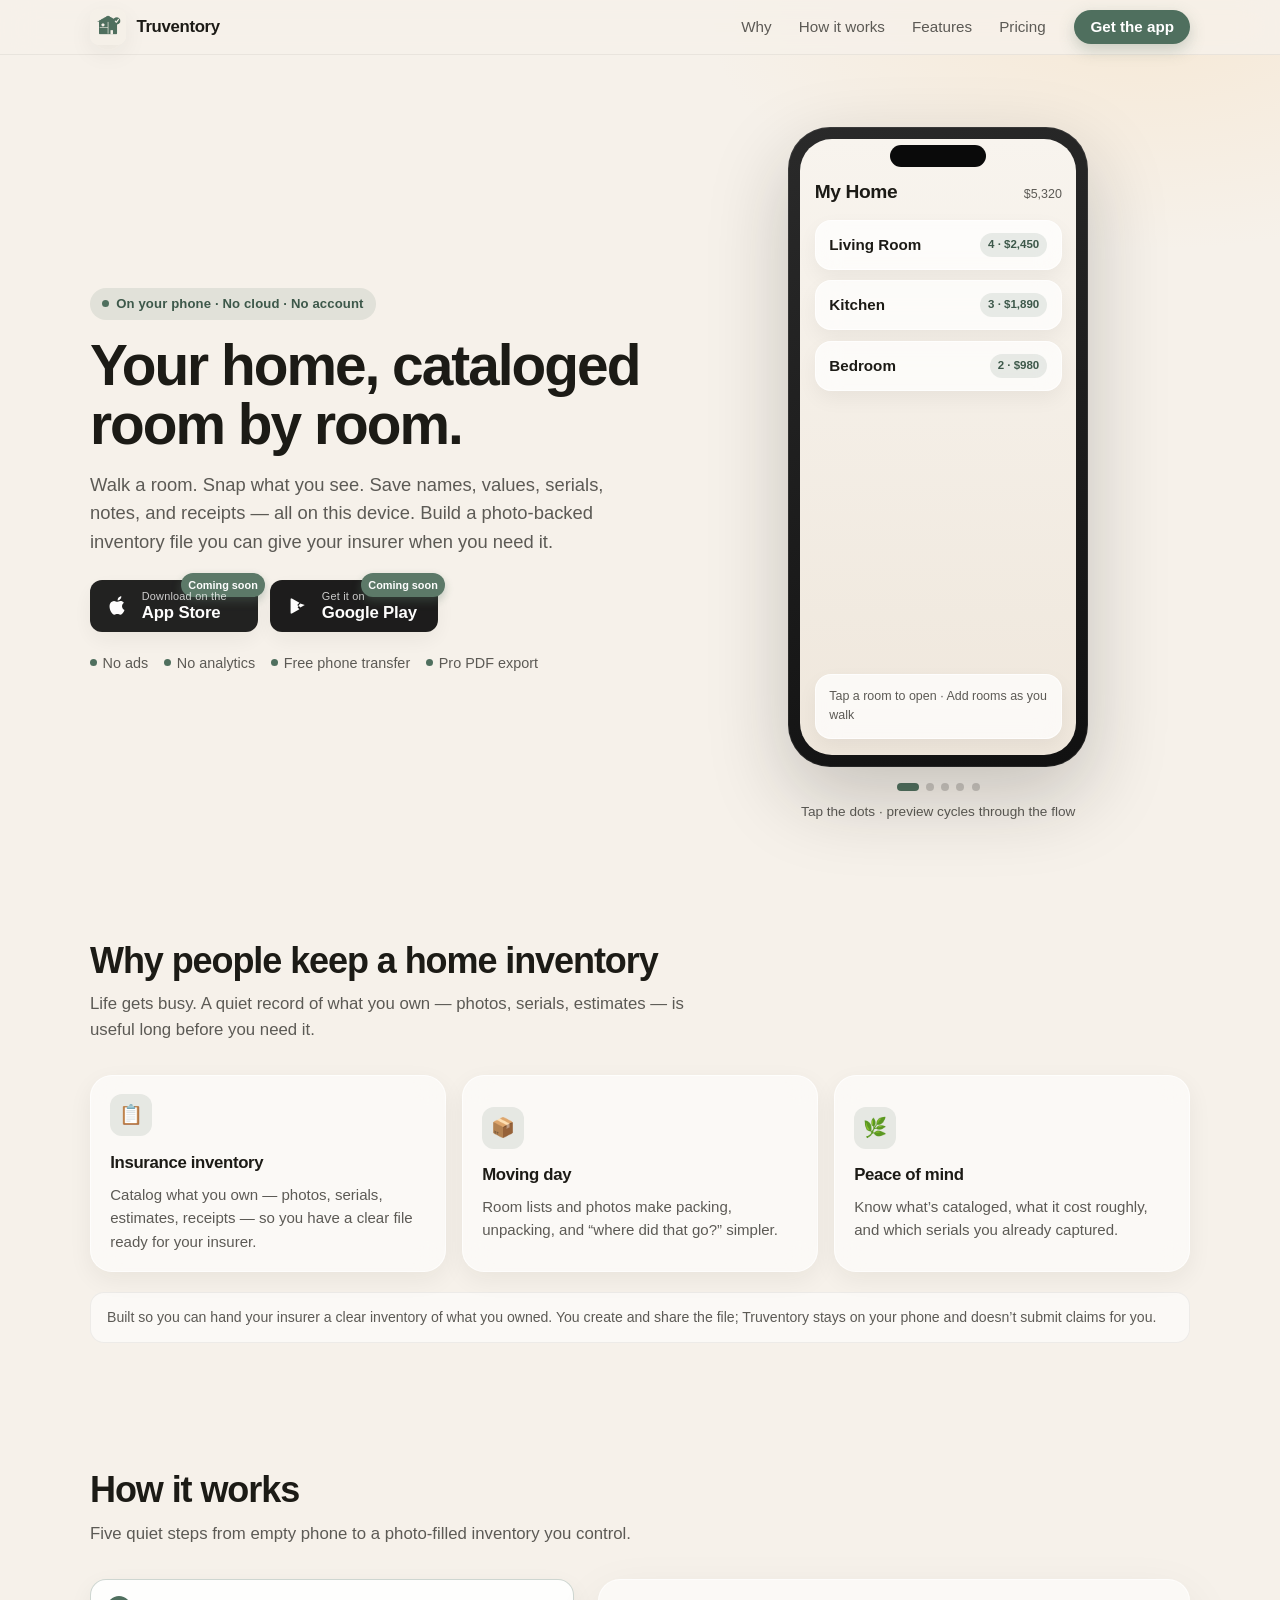
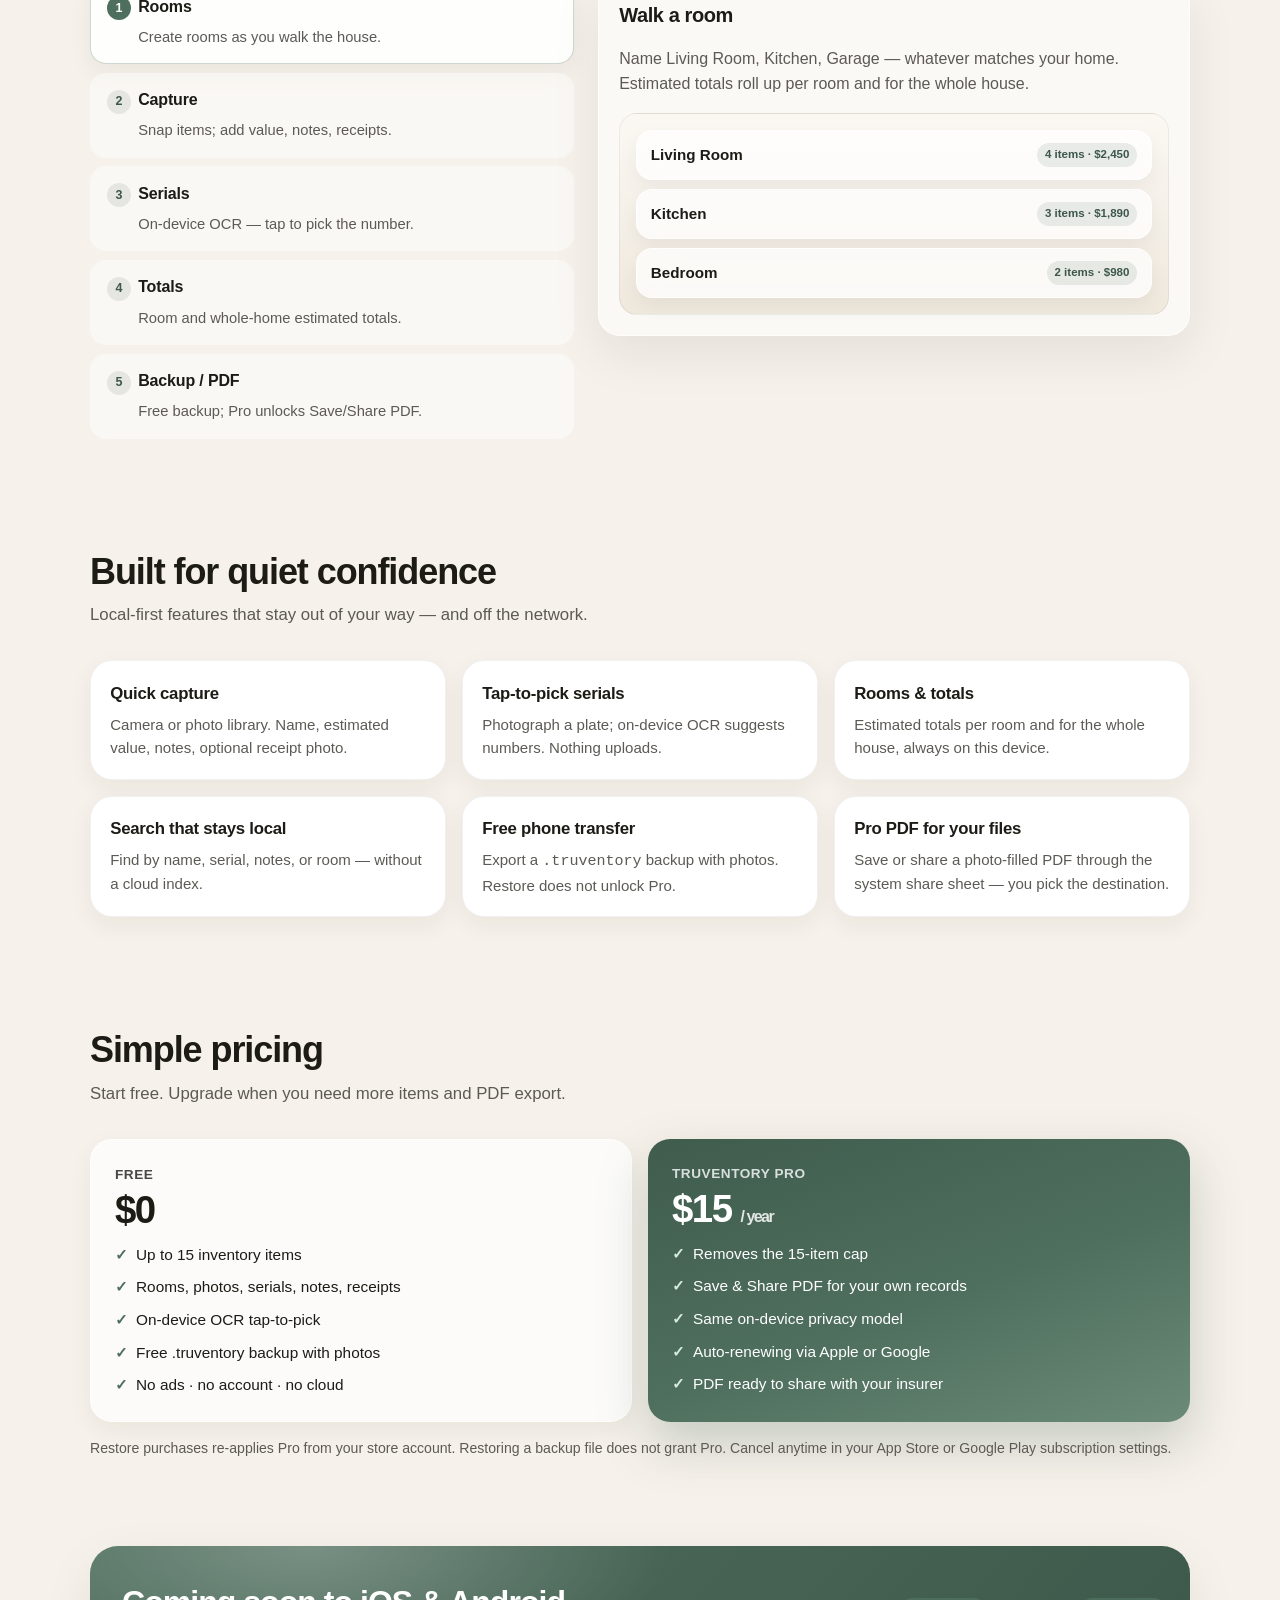
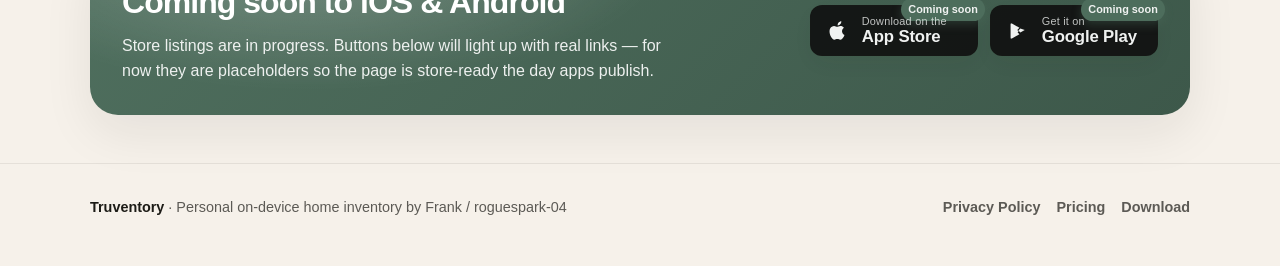
<file: index.html>
<!DOCTYPE html>
<html lang="en">
<head>
  <meta charset="utf-8">
  <meta name="viewport" content="width=device-width, initial-scale=1">
  <title>Truventory — Room-by-room home inventory</title>
  <meta name="description" content="Room-by-room home inventory for insurance prep. Snap items, serials, and receipts on your phone. No cloud, no account. Free for 15 items; Pro unlocks PDF export.">
  <meta name="theme-color" content="#f6f1ea">
  <link rel="canonical" href="https://truventory.app/">
  <meta property="og:type" content="website">
  <meta property="og:title" content="Truventory — Room-by-room home inventory">
  <meta property="og:description" content="On-device home inventory for insurance. Walk a room, snap items, serials, receipts. Export a PDF when you need it.">
  <meta property="og:url" content="https://truventory.app/">
  <meta property="og:image" content="https://truventory.app/assets/icon-1024.png">
  <meta property="og:image:alt" content="Truventory app icon">
  <meta name="twitter:card" content="summary">
  <meta name="twitter:title" content="Truventory — Room-by-room home inventory">
  <meta name="twitter:description" content="On-device home inventory for insurance prep. No cloud, no account, no ads.">
  <meta name="twitter:image" content="https://truventory.app/assets/icon-1024.png">
  <link rel="icon" href="assets/favicon.ico" sizes="any">
  <link rel="icon" type="image/png" sizes="32x32" href="assets/favicon-32.png">
  <link rel="apple-touch-icon" href="assets/favicon-180.png">
  <link rel="stylesheet" href="styles.css?v=7">
</head>
<body>
  <header class="site-nav">
    <div class="wrap inner">
      <a class="brand" href="index.html">
        <img src="assets/icon-1024.png?v=7" width="36" height="36" alt="">
        Truventory
      </a>
      <a class="nav-cta" href="#download">Get the app</a>
      <nav id="site-menu" class="nav-links" aria-label="Primary">
        <a href="#why">Why</a>
        <a href="#how">How it works</a>
        <a href="#features">Features</a>
        <a href="#pricing">Pricing</a>
      </nav>
    </div>
  </header>

  <main>
    <div class="wrap hero">
      <div>
        <div class="eyebrow">
          <span class="dot" aria-hidden="true"></span>
          On your phone · No cloud · No account
        </div>
        <h1>Your home, cataloged room by room.</h1>
        <p class="lede">
          Walk a room. Snap what you see. Save names, values, serials, notes, and receipts —
          all on this device. Build a photo-backed inventory file you can give your insurer when you need it.
        </p>
        <div class="hero-actions" id="download-top">
          <a class="store-btn" data-store="apple" href="#download" aria-disabled="true" role="link">
            <span class="badge">Coming soon</span>
            <span class="glyph" aria-hidden="true">
              <svg width="22" height="22" viewBox="0 0 24 24" fill="currentColor"><path d="M16.37 12.29c-.03-2.54 2.07-3.76 2.16-3.82-1.18-1.73-3.01-1.97-3.66-2-1.56-.16-3.04.92-3.83.92-.79 0-2.01-.9-3.3-.87-1.7.03-3.26.99-4.13 2.51-1.76 3.05-.45 7.57 1.26 10.05.84 1.21 1.84 2.57 3.15 2.52 1.27-.05 1.75-.82 3.29-.82 1.53 0 1.97.82 3.31.79 1.37-.02 2.24-1.23 3.07-2.45.97-1.41 1.37-2.78 1.39-2.85-.03-.01-2.67-1.03-2.71-4.08zM14.6 4.45c.69-.84 1.16-2 1.03-3.16-1 .04-2.21.67-2.93 1.51-.64.74-1.2 1.93-1.05 3.07 1.11.09 2.25-.56 2.95-1.42z"/></svg>
            </span>
            <span class="copy"><span class="kicker">Download on the</span><span class="label">App Store</span></span>
          </a>
          <a class="store-btn play" data-store="google" href="#download" aria-disabled="true" role="link">
            <span class="badge">Coming soon</span>
            <span class="glyph" aria-hidden="true">
              <svg width="20" height="20" viewBox="0 0 24 24" fill="currentColor"><path d="M3.6 2.7c-.3.3-.5.8-.5 1.4v15.8c0 .6.2 1.1.5 1.4l.1.1 8.9-8.9v-.2L3.7 2.6l-.1.1zm11.2 6.4-2.3 2.3 2.3 2.3 5.3-3-5.3-1.6zm-3.4 3.4L3.3 20.9c.2.1.5.2.8.2.3 0 .7-.1 1.1-.3l8.5-4.9-2.3-2.4zm0-2.1 2.3-2.3L5.2 3.2C4.8 3 4.4 2.9 4.1 2.9c-.3 0-.6.1-.8.2l8.1 8.3z"/></svg>
            </span>
            <span class="copy"><span class="kicker">Get it on</span><span class="label">Google Play</span></span>
          </a>
        </div>
        <div class="trust-row">
          <span><span class="dot"></span> No ads</span>
          <span><span class="dot"></span> No analytics</span>
          <span><span class="dot"></span> Free phone transfer</span>
          <span><span class="dot"></span> Pro PDF export</span>
        </div>
      </div>

      <div class="phone-stage" data-phone-mock>
        <div class="phone" aria-label="Interactive app preview">
          <div class="phone-screen">
            <!-- Rooms -->
            <div class="screen-panel is-active" data-screen="0">
              <div class="ui-top">
                <div class="ui-title">My Home</div>
                <div class="ui-sub">$5,320</div>
              </div>
              <div class="glass-card room-row"><strong>Living Room</strong><span class="pill">4 · $2,450</span></div>
              <div class="glass-card room-row"><strong>Kitchen</strong><span class="pill">3 · $1,890</span></div>
              <div class="glass-card room-row"><strong>Bedroom</strong><span class="pill">2 · $980</span></div>
              <div class="glass-card" style="margin-top:auto">
                <div class="ui-sub">Tap a room to open · Add rooms as you walk</div>
              </div>
            </div>
            <!-- Capture -->
            <div class="screen-panel" data-screen="1">
              <div class="ui-top">
                <div class="ui-title">Living Room</div>
                <div class="ui-sub">4 items</div>
              </div>
              <div class="glass-card item-row">
                <div class="thumb">📺</div>
                <div class="item-meta"><div class="name">Sony TV 65"</div><div class="hint">Est. $899</div></div>
                <span class="pill">Photo</span>
              </div>
              <div class="glass-card item-row">
                <div class="thumb">🔊</div>
                <div class="item-meta"><div class="name">Soundbar</div><div class="hint">Est. $249</div></div>
                <span class="pill">Photo</span>
              </div>
              <div class="glass-card item-row">
                <div class="thumb">💡</div>
                <div class="item-meta"><div class="name">Floor lamp</div><div class="hint">Est. $120</div></div>
                <span class="pill">Notes</span>
              </div>
            </div>
            <!-- Serial OCR -->
            <div class="screen-panel" data-screen="2">
              <div class="ui-top">
                <div class="ui-title">Serial</div>
                <div class="ui-sub">On-device OCR</div>
              </div>
              <div class="ocr-box">
                <div style="font-weight:700">Photograph the plate</div>
                <div class="ui-sub" style="margin-top:0.35rem">Tap the number that matches</div>
                <div class="ocr-chips">
                  <button type="button" class="chip is-picked" data-ocr-chip="SN-88421X">SN-88421X</button>
                  <button type="button" class="chip" data-ocr-chip="MODEL-A65">MODEL-A65</button>
                  <button type="button" class="chip" data-ocr-chip="2024-09">2024-09</button>
                </div>
              </div>
              <div class="glass-card">
                <div class="ui-sub">Selected serial</div>
                <strong data-serial-value>SN-88421X</strong>
              </div>
            </div>
            <!-- Totals -->
            <div class="screen-panel" data-screen="3">
              <div class="ui-top">
                <div class="ui-title">Totals</div>
                <div class="ui-sub">Estimated</div>
              </div>
              <div class="glass-card">
                <div class="ui-sub">Whole home</div>
                <div class="total-big">$5,320</div>
                <div class="ui-sub" style="margin-top:0.4rem">9 items · 3 rooms</div>
              </div>
              <div class="glass-card room-row"><strong>Living Room</strong><span class="pill">$2,450</span></div>
              <div class="glass-card room-row"><strong>Kitchen</strong><span class="pill">$1,890</span></div>
            </div>
            <!-- Backup / PDF -->
            <div class="screen-panel" data-screen="4">
              <div class="ui-top">
                <div class="ui-title">Your files</div>
                <div class="ui-sub">You choose where</div>
              </div>
              <div class="glass-card">
                <strong>Move to a new phone</strong>
                <div class="ui-sub" style="margin-top:0.35rem">.truventory backup with photos · free</div>
              </div>
              <div class="pdf-preview">
                <strong>Home inventory.pdf</strong>
                <div class="pdf-line"></div>
                <div class="pdf-line short"></div>
                <div class="pdf-line"></div>
                <div style="margin-top:auto;font-size:0.8rem;color:var(--ink-soft)">Save / Share · Truventory Pro</div>
              </div>
            </div>
          </div>
        </div>
        <div class="phone-dots" role="tablist" aria-label="Preview screens">
          <button type="button" data-phone-dot class="is-active" aria-label="Rooms" aria-selected="true"></button>
          <button type="button" data-phone-dot aria-label="Items" aria-selected="false"></button>
          <button type="button" data-phone-dot aria-label="Serial OCR" aria-selected="false"></button>
          <button type="button" data-phone-dot aria-label="Totals" aria-selected="false"></button>
          <button type="button" data-phone-dot aria-label="Backup and PDF" aria-selected="false"></button>
        </div>
        <p class="phone-hint">Tap the dots · preview cycles through the flow</p>
      </div>
    </div>

    <section id="why">
      <div class="wrap">
        <div class="section-head">
          <h2>Why people keep a home inventory</h2>
          <p>Life gets busy. A quiet record of what you own — photos, serials, estimates — is useful long before you need it.</p>
        </div>
        <div class="use-grid">
          <button type="button" class="use-card" data-use-card aria-expanded="false">
            <div class="use-icon" aria-hidden="true">📋</div>
            <h3>Insurance inventory</h3>
            <p class="blurb">Catalog what you own — photos, serials, estimates, receipts — so you have a clear file ready for your insurer.</p>
            <div class="more">
              Snap items while everything is still on the shelf. Export a PDF when you need to share your inventory.
              You keep the file on your phone and share it yourself when the time comes.
            </div>
          </button>
          <button type="button" class="use-card" data-use-card aria-expanded="false">
            <div class="use-icon" aria-hidden="true">📦</div>
            <h3>Moving day</h3>
            <p class="blurb">Room lists and photos make packing, unpacking, and “where did that go?” simpler.</p>
            <div class="more">
              Catalog before boxes close. Search by room, name, or notes on the new place.
              Move phones with a free backup file that includes photos.
            </div>
          </button>
          <button type="button" class="use-card" data-use-card aria-expanded="false">
            <div class="use-icon" aria-hidden="true">🌿</div>
            <h3>Peace of mind</h3>
            <p class="blurb">Know what’s cataloged, what it cost roughly, and which serials you already captured.</p>
            <div class="more">
              Everything stays on your phone — no account to manage, no cloud sync to babysit.
              Expand room by room at your own pace.
            </div>
          </button>
        </div>
        <p class="disclaimer-note">
          Built so you can hand your insurer a clear inventory of what you owned.
          You create and share the file; Truventory stays on your phone and doesn’t submit claims for you.
        </p>
      </div>
    </section>

    <section id="how">
      <div class="wrap">
        <div class="section-head">
          <h2>How it works</h2>
          <p>Five quiet steps from empty phone to a photo-filled inventory you control.</p>
        </div>
        <div class="how" data-how>
          <div>
            <div class="step-list" role="tablist" aria-label="Steps">
              <button type="button" class="step-btn is-active" data-step="0">
                <span class="step-num">1</span><strong>Rooms</strong>
                <p>Create rooms as you walk the house.</p>
              </button>
              <button type="button" class="step-btn" data-step="1">
                <span class="step-num">2</span><strong>Capture</strong>
                <p>Snap items; add value, notes, receipts.</p>
              </button>
              <button type="button" class="step-btn" data-step="2">
                <span class="step-num">3</span><strong>Serials</strong>
                <p>On-device OCR — tap to pick the number.</p>
              </button>
              <button type="button" class="step-btn" data-step="3">
                <span class="step-num">4</span><strong>Totals</strong>
                <p>Room and whole-home estimated totals.</p>
              </button>
              <button type="button" class="step-btn" data-step="4">
                <span class="step-num">5</span><strong>Backup / PDF</strong>
                <p>Free backup; Pro unlocks Save/Share PDF.</p>
              </button>
            </div>
          </div>
          <div class="how-preview">
            <h3 data-how-title>Walk a room</h3>
            <p data-how-body>Name Living Room, Kitchen, Garage — whatever matches your home.</p>
            <div class="mini-ui" data-how-ui></div>
          </div>
        </div>
      </div>
    </section>

    <section id="features">
      <div class="wrap">
        <div class="section-head">
          <h2>Built for quiet confidence</h2>
          <p>Local-first features that stay out of your way — and off the network.</p>
        </div>
        <div class="feature-grid">
          <article class="feature">
            <h3>Quick capture</h3>
            <p>Camera or photo library. Name, estimated value, notes, optional receipt photo.</p>
          </article>
          <article class="feature">
            <h3>Tap-to-pick serials</h3>
            <p>Photograph a plate; on-device OCR suggests numbers. Nothing uploads.</p>
          </article>
          <article class="feature">
            <h3>Rooms &amp; totals</h3>
            <p>Estimated totals per room and for the whole house, always on this device.</p>
          </article>
          <article class="feature">
            <h3>Search that stays local</h3>
            <p>Find by name, serial, notes, or room — without a cloud index.</p>
          </article>
          <article class="feature">
            <h3>Free phone transfer</h3>
            <p>Export a <code>.truventory</code> backup with photos. Restore does not unlock Pro.</p>
          </article>
          <article class="feature">
            <h3>Pro PDF for your files</h3>
            <p>Save or share a photo-filled PDF through the system share sheet — you pick the destination.</p>
          </article>
        </div>
      </div>
    </section>

    <section id="pricing">
      <div class="wrap">
        <div class="section-head">
          <h2>Simple pricing</h2>
          <p>Start free. Upgrade when you need more items and PDF export.</p>
        </div>
        <div class="pricing-grid">
          <div class="price-card">
            <div class="plan">Free</div>
            <div class="amount">$0</div>
            <ul>
              <li>Up to 15 inventory items</li>
              <li>Rooms, photos, serials, notes, receipts</li>
              <li>On-device OCR tap-to-pick</li>
              <li>Free .truventory backup with photos</li>
              <li>No ads · no account · no cloud</li>
            </ul>
          </div>
          <div class="price-card pro">
            <div class="plan">Truventory Pro</div>
            <div class="amount">$15 <span>/ year</span></div>
            <ul>
              <li>Removes the 15-item cap</li>
              <li>Save &amp; Share PDF for your own records</li>
              <li>Same on-device privacy model</li>
              <li>Auto-renewing via Apple or Google</li>
              <li>PDF ready to share with your insurer</li>
            </ul>
          </div>
        </div>
        <p class="price-note">
          Restore purchases re-applies Pro from your store account. Restoring a backup file does not grant Pro.
          Cancel anytime in your App Store or Google Play subscription settings.
        </p>
      </div>
    </section>

    <div class="wrap">
      <div class="download-band" id="download">
        <div>
          <h2>Coming soon to iOS &amp; Android</h2>
          <p>
            Store listings are in progress. Buttons below will light up with real links —
            for now they are placeholders so the page is store-ready the day apps publish.
          </p>
        </div>
        <div class="hero-actions" style="margin:0">
          <a class="store-btn" data-store="apple" href="#download" aria-disabled="true" role="link">
            <span class="badge">Coming soon</span>
            <span class="glyph" aria-hidden="true">
              <svg width="22" height="22" viewBox="0 0 24 24" fill="currentColor"><path d="M16.37 12.29c-.03-2.54 2.07-3.76 2.16-3.82-1.18-1.73-3.01-1.97-3.66-2-1.56-.16-3.04.92-3.83.92-.79 0-2.01-.9-3.3-.87-1.7.03-3.26.99-4.13 2.51-1.76 3.05-.45 7.57 1.26 10.05.84 1.21 1.84 2.57 3.15 2.52 1.27-.05 1.75-.82 3.29-.82 1.53 0 1.97.82 3.31.79 1.37-.02 2.24-1.23 3.07-2.45.97-1.41 1.37-2.78 1.39-2.85-.03-.01-2.67-1.03-2.71-4.08zM14.6 4.45c.69-.84 1.16-2 1.03-3.16-1 .04-2.21.67-2.93 1.51-.64.74-1.2 1.93-1.05 3.07 1.11.09 2.25-.56 2.95-1.42z"/></svg>
            </span>
            <span class="copy"><span class="kicker">Download on the</span><span class="label">App Store</span></span>
          </a>
          <a class="store-btn play" data-store="google" href="#download" aria-disabled="true" role="link">
            <span class="badge">Coming soon</span>
            <span class="glyph" aria-hidden="true">
              <svg width="20" height="20" viewBox="0 0 24 24" fill="currentColor"><path d="M3.6 2.7c-.3.3-.5.8-.5 1.4v15.8c0 .6.2 1.1.5 1.4l.1.1 8.9-8.9v-.2L3.7 2.6l-.1.1zm11.2 6.4-2.3 2.3 2.3 2.3 5.3-3-5.3-1.6zm-3.4 3.4L3.3 20.9c.2.1.5.2.8.2.3 0 .7-.1 1.1-.3l8.5-4.9-2.3-2.4zm0-2.1 2.3-2.3L5.2 3.2C4.8 3 4.4 2.9 4.1 2.9c-.3 0-.6.1-.8.2l8.1 8.3z"/></svg>
            </span>
            <span class="copy"><span class="kicker">Get it on</span><span class="label">Google Play</span></span>
          </a>
        </div>
      </div>
    </div>
  </main>

  <footer class="site-footer">
    <div class="wrap inner">
      <div>
        <strong style="color:var(--ink)">Truventory</strong>
        · Personal on-device home inventory by Frank / roguespark-04
      </div>
      <div style="display:flex;gap:1rem;flex-wrap:wrap">
        <a href="privacy.html">Privacy Policy</a>
        <a href="#pricing">Pricing</a>
        <a href="#download">Download</a>
      </div>
    </div>
  </footer>

  <script src="app.js?v=7"></script>
</body>
</html>
</file>
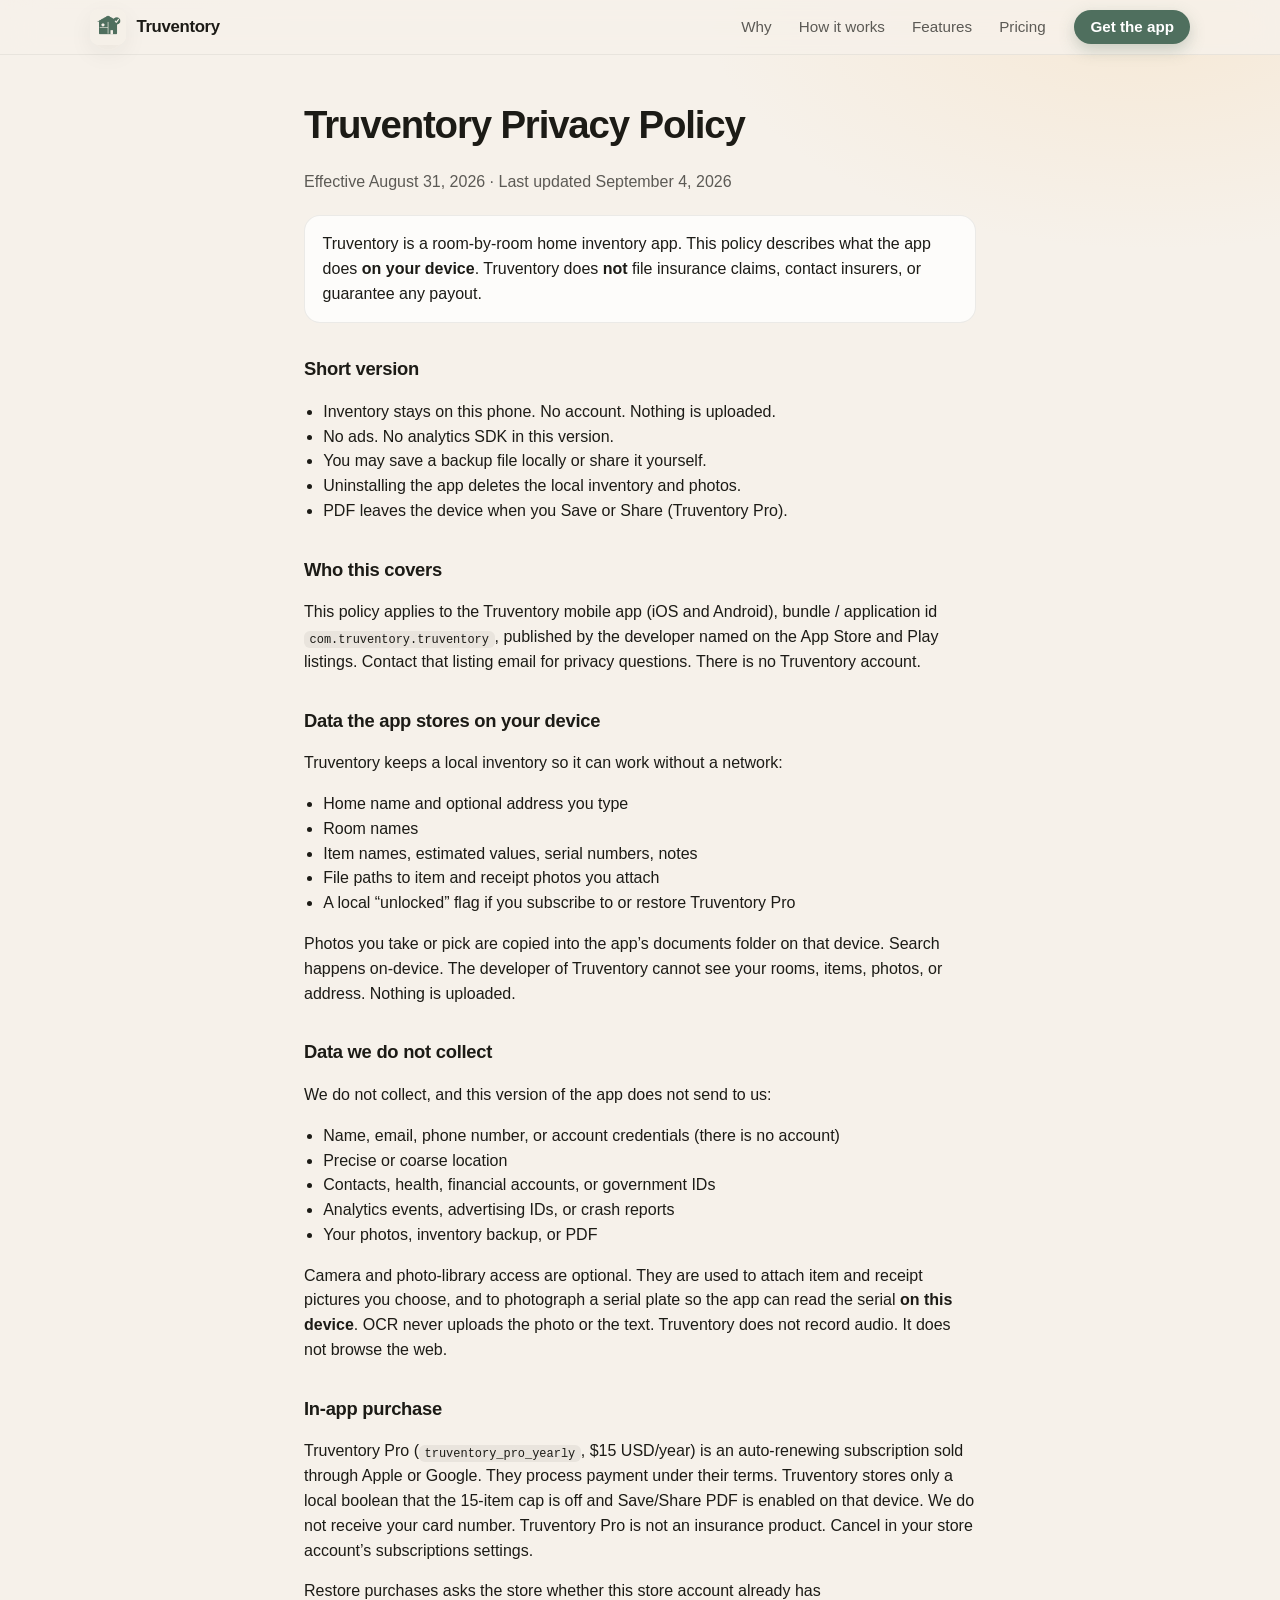
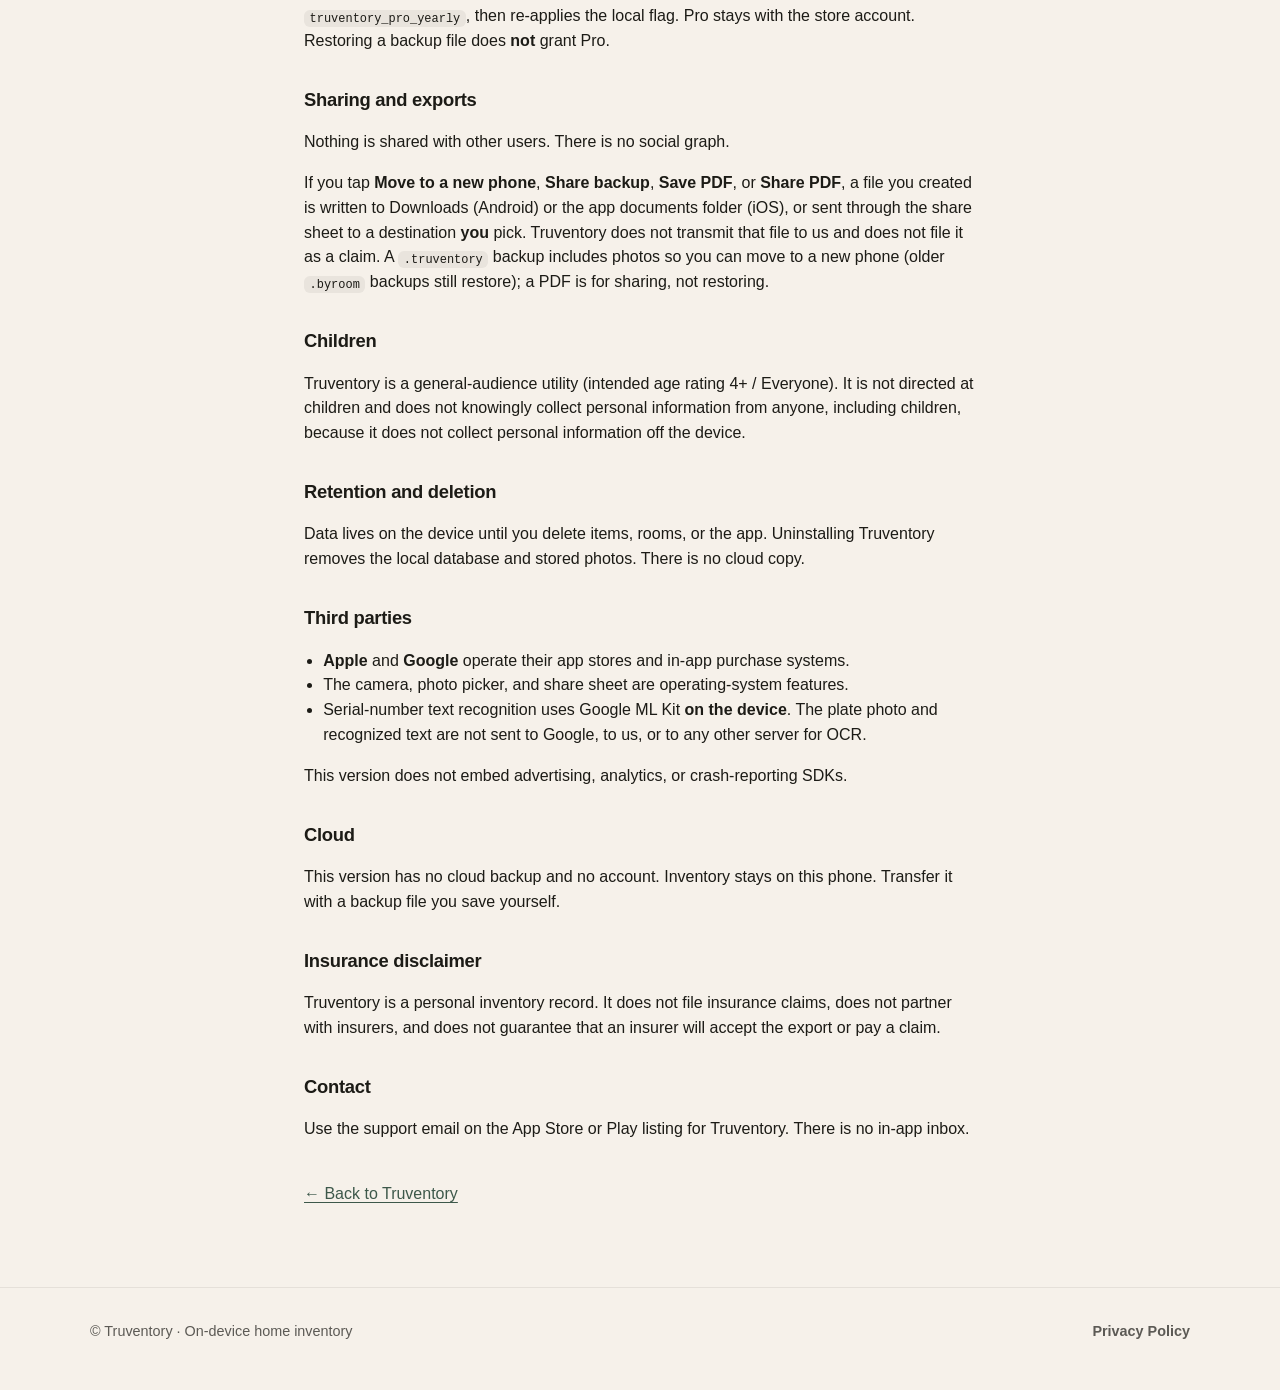
<file: privacy.html>
<!DOCTYPE html>
<html lang="en">
<head>
  <meta charset="utf-8">
  <meta name="viewport" content="width=device-width, initial-scale=1">
  <title>Privacy Policy — Truventory</title>
  <meta name="description" content="Truventory privacy policy: on-device inventory only. No account, no cloud upload, no ads, no analytics.">
  <meta name="theme-color" content="#f6f1ea">
  <link rel="canonical" href="https://truventory.app/privacy.html">
  <meta property="og:type" content="article">
  <meta property="og:title" content="Privacy Policy — Truventory">
  <meta property="og:description" content="On-device home inventory. No account. Nothing is uploaded.">
  <meta property="og:url" content="https://truventory.app/privacy.html">
  <meta property="og:image" content="https://truventory.app/assets/icon-1024.png">
  <link rel="icon" href="assets/favicon.ico" sizes="any">
  <link rel="icon" type="image/png" sizes="32x32" href="assets/favicon-32.png">
  <link rel="apple-touch-icon" href="assets/favicon-180.png">
  <link rel="stylesheet" href="styles.css?v=7">
</head>
<body>
  <header class="site-nav">
    <div class="wrap inner">
      <a class="brand" href="index.html">
        <img src="assets/icon-1024.png" width="36" height="36" alt="">
        Truventory
      </a>
      <a class="nav-cta" href="index.html#download">Get the app</a>
      <nav id="site-menu" class="nav-links" aria-label="Primary">
        <a href="index.html#why">Why</a>
        <a href="index.html#how">How it works</a>
        <a href="index.html#features">Features</a>
        <a href="index.html#pricing">Pricing</a>
      </nav>
    </div>
  </header>

  <main class="privacy-main">
    <h1>Truventory Privacy Policy</h1>
    <p class="meta">Effective August 31, 2026 · Last updated September 4, 2026</p>

    <p class="note">
      Truventory is a room-by-room home inventory app. This policy describes what the app does
      <strong>on your device</strong>. Truventory does <strong>not</strong> file insurance claims,
      contact insurers, or guarantee any payout.
    </p>

    <h2>Short version</h2>
    <ul>
      <li>Inventory stays on this phone. No account. Nothing is uploaded.</li>
      <li>No ads. No analytics SDK in this version.</li>
      <li>You may save a backup file locally or share it yourself.</li>
      <li>Uninstalling the app deletes the local inventory and photos.</li>
      <li>PDF leaves the device when you Save or Share (Truventory Pro).</li>
    </ul>

    <h2>Who this covers</h2>
    <p>
      This policy applies to the Truventory mobile app (iOS and Android), bundle / application id
      <code>com.truventory.truventory</code>, published by the developer named on the App Store and
      Play listings. Contact that listing email for privacy questions. There is no Truventory account.
    </p>

    <h2>Data the app stores on your device</h2>
    <p>Truventory keeps a local inventory so it can work without a network:</p>
    <ul>
      <li>Home name and optional address you type</li>
      <li>Room names</li>
      <li>Item names, estimated values, serial numbers, notes</li>
      <li>File paths to item and receipt photos you attach</li>
      <li>A local “unlocked” flag if you subscribe to or restore Truventory Pro</li>
    </ul>
    <p>
      Photos you take or pick are copied into the app’s documents folder on that device.
      Search happens on-device. The developer of Truventory cannot see your rooms, items, photos,
      or address. Nothing is uploaded.
    </p>

    <h2>Data we do not collect</h2>
    <p>We do not collect, and this version of the app does not send to us:</p>
    <ul>
      <li>Name, email, phone number, or account credentials (there is no account)</li>
      <li>Precise or coarse location</li>
      <li>Contacts, health, financial accounts, or government IDs</li>
      <li>Analytics events, advertising IDs, or crash reports</li>
      <li>Your photos, inventory backup, or PDF</li>
    </ul>
    <p>
      Camera and photo-library access are optional. They are used to attach item and receipt pictures
      you choose, and to photograph a serial plate so the app can read the serial
      <strong>on this device</strong>. OCR never uploads the photo or the text. Truventory does not
      record audio. It does not browse the web.
    </p>

    <h2>In-app purchase</h2>
    <p>
      Truventory Pro (<code>truventory_pro_yearly</code>, $15 USD/year) is an auto-renewing
      subscription sold through Apple or Google. They process payment under their terms. Truventory
      stores only a local boolean that the 15-item cap is off and Save/Share PDF is enabled on that
      device. We do not receive your card number. Truventory Pro is not an insurance product.
      Cancel in your store account’s subscriptions settings.
    </p>
    <p>
      Restore purchases asks the store whether this store account already has
      <code>truventory_pro_yearly</code>, then re-applies the local flag. Pro stays with the store
      account. Restoring a backup file does <strong>not</strong> grant Pro.
    </p>

    <h2>Sharing and exports</h2>
    <p>Nothing is shared with other users. There is no social graph.</p>
    <p>
      If you tap <strong>Move to a new phone</strong>, <strong>Share backup</strong>,
      <strong>Save PDF</strong>, or <strong>Share PDF</strong>, a file you created is written to
      Downloads (Android) or the app documents folder (iOS), or sent through the share sheet to a
      destination <strong>you</strong> pick. Truventory does not transmit that file to us and does
      not file it as a claim. A <code>.truventory</code> backup includes photos so you can move to a
      new phone (older <code>.byroom</code> backups still restore); a PDF is for sharing, not restoring.
    </p>

    <h2>Children</h2>
    <p>
      Truventory is a general-audience utility (intended age rating 4+ / Everyone). It is not directed
      at children and does not knowingly collect personal information from anyone, including children,
      because it does not collect personal information off the device.
    </p>

    <h2>Retention and deletion</h2>
    <p>
      Data lives on the device until you delete items, rooms, or the app. Uninstalling Truventory
      removes the local database and stored photos. There is no cloud copy.
    </p>

    <h2>Third parties</h2>
    <ul>
      <li><strong>Apple</strong> and <strong>Google</strong> operate their app stores and in-app purchase systems.</li>
      <li>The camera, photo picker, and share sheet are operating-system features.</li>
      <li>
        Serial-number text recognition uses Google ML Kit <strong>on the device</strong>. The plate
        photo and recognized text are not sent to Google, to us, or to any other server for OCR.
      </li>
    </ul>
    <p>This version does not embed advertising, analytics, or crash-reporting SDKs.</p>

    <h2>Cloud</h2>
    <p>
      This version has no cloud backup and no account. Inventory stays on this phone. Transfer it
      with a backup file you save yourself.
    </p>

    <h2>Insurance disclaimer</h2>
    <p>
      Truventory is a personal inventory record. It does not file insurance claims, does not partner
      with insurers, and does not guarantee that an insurer will accept the export or pay a claim.
    </p>

    <h2>Contact</h2>
    <p>
      Use the support email on the App Store or Play listing for Truventory. There is no in-app inbox.
    </p>

    <p style="margin-top:2.5rem">
      <a href="index.html">← Back to Truventory</a>
    </p>
  </main>

  <footer class="site-footer">
    <div class="wrap inner">
      <div>© Truventory · On-device home inventory</div>
      <div><a href="privacy.html">Privacy Policy</a></div>
    </div>
  </footer>
</body>
</html>
</file>
<file: styles.css>
/* Truventory marketing site — cream + sage, liquid-glass accents */
:root {
  --cream: #f6f1ea;
  --cream-deep: #ebe4da;
  --ink: #1c1b16;
  --ink-soft: #5c5a55;
  --sage: #4f6f5e;
  --sage-deep: #3d584a;
  --sage-soft: #6b8a78;
  --sage-mist: rgba(79, 111, 94, 0.12);
  --glass: rgba(255, 255, 255, 0.55);
  --glass-border: rgba(255, 255, 255, 0.65);
  --card: #ffffff;
  --shadow: 0 18px 50px rgba(28, 27, 22, 0.08);
  --shadow-sm: 0 8px 24px rgba(28, 27, 22, 0.06);
  --radius: 22px;
  --radius-sm: 14px;
  --max: 1100px;
  --font: "SF Pro Text", -apple-system, BlinkMacSystemFont, "Segoe UI", Roboto, "Helvetica Neue", Arial, sans-serif;
  --display: "SF Pro Display", -apple-system, BlinkMacSystemFont, "Segoe UI", Roboto, "Helvetica Neue", Arial, sans-serif;
}

*, *::before, *::after { box-sizing: border-box; }
html { scroll-behavior: smooth; }
@media (prefers-reduced-motion: reduce) {
  html { scroll-behavior: auto; }
  *, *::before, *::after {
    animation-duration: 0.01ms !important;
    animation-iteration-count: 1 !important;
    transition-duration: 0.01ms !important;
  }
}

body {
  margin: 0;
  font-family: var(--font);
  color: var(--ink);
  background:
    radial-gradient(1200px 600px at 10% -10%, rgba(79, 111, 94, 0.14), transparent 55%),
    radial-gradient(900px 500px at 90% 0%, rgba(246, 210, 160, 0.28), transparent 50%),
    var(--cream);
  line-height: 1.55;
  -webkit-font-smoothing: antialiased;
}

img { max-width: 100%; display: block; }
a { color: var(--sage-deep); text-decoration-thickness: 1px; text-underline-offset: 3px; }
a:hover { color: var(--sage); }

.wrap {
  width: min(100% - 2rem, var(--max));
  margin-inline: auto;
}

/* Nav — one neat row; phone: brand+CTA, then a slim link strip */
.site-nav {
  position: sticky;
  top: 0;
  z-index: 40;
  backdrop-filter: blur(18px) saturate(1.2);
  -webkit-backdrop-filter: blur(18px) saturate(1.2);
  background: rgba(246, 241, 234, 0.88);
  border-bottom: 1px solid rgba(28, 27, 22, 0.06);
}
.site-nav .inner {
  display: flex;
  flex-wrap: nowrap;
  align-items: center;
  gap: 0.75rem 1rem;
  min-height: 3.35rem;
  padding: 0.55rem 0;
}
.brand {
  display: inline-flex;
  align-items: center;
  gap: 0.65rem;
  flex-shrink: 0;
  margin-right: auto;
  color: inherit;
  text-decoration: none;
  font-weight: 700;
  letter-spacing: -0.02em;
  font-size: 1.05rem;
}
.brand img {
  width: 36px;
  height: 36px;
  border-radius: 9px;
  box-shadow: var(--shadow-sm);
}
.nav-toggle { display: none !important; }
.nav-links {
  display: flex;
  flex-wrap: nowrap;
  align-items: center;
  gap: 0.1rem;
  margin: 0;
  font-size: 0.95rem;
}
.nav-links a {
  display: inline-flex;
  align-items: center;
  color: var(--ink-soft);
  text-decoration: none;
  font-weight: 500;
  white-space: nowrap;
  padding: 0.5rem 0.8rem;
  border-radius: 999px;
  line-height: 1.2;
  transition: color 0.15s ease, background 0.15s ease;
}
.nav-links a:hover {
  color: var(--ink);
  background: rgba(28, 27, 22, 0.05);
}
.nav-cta {
  display: inline-flex;
  align-items: center;
  flex-shrink: 0;
  order: 3;
  padding: 0.5rem 1rem;
  border-radius: 999px;
  background: var(--sage);
  color: #fff !important;
  font-weight: 600;
  font-size: 0.95rem;
  text-decoration: none;
  white-space: nowrap;
  box-shadow: 0 6px 16px rgba(79, 111, 94, 0.28);
  line-height: 1.2;
}
.nav-cta:hover {
  background: var(--sage-deep);
  color: #fff !important;
}
.nav-links { order: 2; }

@media (max-width: 860px) {
  .site-nav .inner {
    display: grid;
    grid-template-columns: 1fr auto;
    grid-template-areas:
      "brand cta"
      "links links";
    align-items: center;
    column-gap: 0.75rem;
    row-gap: 0.45rem;
    min-height: 0;
    padding: 0.7rem 0 0.55rem;
  }
  .brand { grid-area: brand; margin-right: 0; }
  .nav-cta {
    grid-area: cta;
    order: unset;
    padding: 0.45rem 0.9rem;
    font-size: 0.88rem;
    box-shadow: 0 4px 12px rgba(79, 111, 94, 0.22);
  }
  .nav-links {
    grid-area: links;
    order: unset;
    display: flex;
    flex-wrap: nowrap;
    align-items: center;
    justify-content: space-between;
    width: 100%;
    margin-inline: 0;
    padding: 0.45rem 0 0;
    gap: 0.15rem;
    overflow: visible;
    border-top: 1px solid rgba(28, 27, 22, 0.06);
    mask-image: none;
  }
  .nav-links a {
    flex: 1 1 0;
    justify-content: center;
    min-width: 0;
    padding: 0.5rem 0.25rem;
    font-size: 0.82rem;
    border-radius: 999px;
    color: var(--ink-soft);
    background: transparent;
    border: none;
  }
  .nav-links a:hover {
    color: var(--ink);
    background: rgba(28, 27, 22, 0.05);
  }
}

/* Hero */
.hero {
  padding: 3.5rem 0 2.5rem;
  display: grid;
  gap: 2.5rem;
  align-items: center;
}
@media (min-width: 900px) {
  .hero {
    grid-template-columns: 1.05fr 0.95fr;
    padding: 4.5rem 0 3rem;
  }
}
.eyebrow {
  display: inline-flex;
  align-items: center;
  gap: 0.45rem;
  padding: 0.35rem 0.75rem;
  border-radius: 999px;
  background: var(--sage-mist);
  color: var(--sage-deep);
  font-size: 0.82rem;
  font-weight: 650;
  letter-spacing: 0.01em;
  margin-bottom: 1rem;
}
.hero h1 {
  font-family: var(--display);
  font-size: clamp(2.35rem, 5vw, 3.55rem);
  line-height: 1.05;
  letter-spacing: -0.035em;
  margin: 0 0 1rem;
  font-weight: 760;
}
.hero .lede {
  font-size: 1.15rem;
  color: var(--ink-soft);
  max-width: 34rem;
  margin: 0 0 1.5rem;
}
.hero-actions {
  display: flex;
  flex-wrap: wrap;
  gap: 0.75rem;
  margin-bottom: 1.25rem;
}
.trust-row {
  display: flex;
  flex-wrap: wrap;
  gap: 0.55rem 1rem;
  color: var(--ink-soft);
  font-size: 0.9rem;
}
.trust-row span {
  display: inline-flex;
  align-items: center;
  gap: 0.35rem;
}
.dot {
  width: 7px; height: 7px; border-radius: 50%;
  background: var(--sage); display: inline-block;
}

/* Store buttons */
.store-btn {
  appearance: none;
  border: 1px solid rgba(28, 27, 22, 0.12);
  background: #111;
  color: #fff;
  border-radius: 12px;
  padding: 0.55rem 1rem 0.55rem 0.85rem;
  display: inline-flex;
  align-items: center;
  gap: 0.7rem;
  text-decoration: none;
  min-width: 168px;
  position: relative;
  box-shadow: var(--shadow-sm);
  cursor: not-allowed;
  opacity: 0.92;
  transition: transform 0.2s ease, opacity 0.2s ease;
}
.store-btn:hover { opacity: 1; }
.store-btn.is-live {
  cursor: pointer;
  opacity: 1;
}
.store-btn.is-live:hover { transform: translateY(-1px); }
.store-btn .glyph {
  width: 26px; height: 26px; flex: none;
  display: grid; place-items: center;
}
.store-btn .copy { text-align: left; line-height: 1.15; }
.store-btn .kicker {
  display: block;
  font-size: 0.68rem;
  opacity: 0.78;
  letter-spacing: 0.02em;
}
.store-btn .label {
  display: block;
  font-size: 1.05rem;
  font-weight: 650;
  letter-spacing: -0.01em;
}
.store-btn .badge {
  position: absolute;
  top: -8px; right: -8px;
  background: var(--sage);
  color: #fff;
  font-size: 0.68rem;
  font-weight: 700;
  padding: 0.2rem 0.45rem;
  border-radius: 999px;
  box-shadow: 0 4px 10px rgba(79, 111, 94, 0.35);
}
.store-btn.play { background: #0b0b0b; }

/* Phone mock */
.phone-stage {
  display: grid;
  place-items: center;
  position: relative;
}
.phone {
  width: min(100%, 300px);
  aspect-ratio: 9 / 19.2;
  border-radius: 42px;
  background: linear-gradient(160deg, #2a2a2a, #111);
  padding: 12px;
  box-shadow:
    0 30px 80px rgba(28, 27, 22, 0.22),
    inset 0 0 0 1px rgba(255,255,255,0.08);
  position: relative;
}
.phone::before {
  content: "";
  position: absolute;
  top: 18px; left: 50%;
  transform: translateX(-50%);
  width: 96px; height: 22px;
  background: #0a0a0a;
  border-radius: 999px;
  z-index: 3;
}
.phone-screen {
  height: 100%;
  border-radius: 32px;
  overflow: hidden;
  background: linear-gradient(180deg, #f8f4ee 0%, #efe7dc 100%);
  position: relative;
}
.screen-panel {
  position: absolute;
  inset: 0;
  padding: 2.4rem 0.9rem 1rem;
  opacity: 0;
  transform: translateX(18px);
  transition: opacity 0.35s ease, transform 0.35s ease;
  pointer-events: none;
  display: flex;
  flex-direction: column;
  gap: 0.65rem;
}
.screen-panel.is-active {
  opacity: 1;
  transform: none;
  pointer-events: auto;
}
.ui-top {
  display: flex;
  justify-content: space-between;
  align-items: baseline;
  margin-bottom: 0.15rem;
}
.ui-title { font-weight: 720; letter-spacing: -0.02em; font-size: 1.2rem; }
.ui-sub { color: var(--ink-soft); font-size: 0.78rem; }
.glass-card {
  background: rgba(255,255,255,0.72);
  backdrop-filter: blur(12px);
  -webkit-backdrop-filter: blur(12px);
  border: 1px solid rgba(255,255,255,0.7);
  border-radius: 16px;
  padding: 0.75rem 0.85rem;
  box-shadow: 0 8px 20px rgba(28,27,22,0.05);
}
.room-row {
  display: flex;
  align-items: center;
  justify-content: space-between;
  gap: 0.5rem;
}
.room-row strong { font-size: 0.95rem; }
.pill {
  font-size: 0.72rem;
  font-weight: 650;
  color: var(--sage-deep);
  background: var(--sage-mist);
  padding: 0.2rem 0.5rem;
  border-radius: 999px;
}
.item-row {
  display: grid;
  grid-template-columns: 42px 1fr auto;
  gap: 0.65rem;
  align-items: center;
}
.thumb {
  width: 42px; height: 42px; border-radius: 10px;
  background: linear-gradient(135deg, #d7e3db, #c3d4c8);
  display: grid; place-items: center;
  font-size: 1rem;
}
.item-meta { min-width: 0; }
.item-meta .name { font-weight: 650; font-size: 0.9rem; white-space: nowrap; overflow: hidden; text-overflow: ellipsis; }
.item-meta .hint { color: var(--ink-soft); font-size: 0.72rem; }
.ocr-box {
  border: 1.5px dashed rgba(79,111,94,0.45);
  border-radius: 14px;
  padding: 0.85rem;
  background: rgba(255,255,255,0.55);
  text-align: center;
}
.ocr-chips { display: flex; flex-wrap: wrap; gap: 0.4rem; justify-content: center; margin-top: 0.65rem; }
.chip {
  border: 0;
  background: #fff;
  color: var(--sage-deep);
  font: inherit;
  font-size: 0.78rem;
  font-weight: 650;
  padding: 0.35rem 0.6rem;
  border-radius: 999px;
  box-shadow: var(--shadow-sm);
  cursor: pointer;
}
.chip.is-picked { background: var(--sage); color: #fff; }
.total-big { font-size: 1.55rem; font-weight: 760; letter-spacing: -0.03em; }
.pdf-preview {
  flex: 1;
  border-radius: 14px;
  background: #fff;
  border: 1px solid rgba(28,27,22,0.08);
  padding: 0.85rem;
  display: flex;
  flex-direction: column;
  gap: 0.45rem;
}
.pdf-line { height: 8px; border-radius: 999px; background: #e8e2d8; }
.pdf-line.short { width: 55%; }
.phone-dots {
  display: flex;
  gap: 0.45rem;
  justify-content: center;
  margin-top: 1rem;
}
.phone-dots button {
  width: 8px; height: 8px; border-radius: 50%;
  border: 0; background: rgba(28,27,22,0.2);
  cursor: pointer; padding: 0;
}
.phone-dots button.is-active { background: var(--sage); width: 22px; border-radius: 999px; }
.phone-hint {
  text-align: center;
  color: var(--ink-soft);
  font-size: 0.85rem;
  margin-top: 0.65rem;
}

/* Sections */
section { padding: 3.5rem 0; }
.section-head {
  max-width: 38rem;
  margin-bottom: 2rem;
}
.section-head h2 {
  font-family: var(--display);
  font-size: clamp(1.7rem, 3vw, 2.25rem);
  letter-spacing: -0.03em;
  margin: 0 0 0.65rem;
  line-height: 1.15;
}
.section-head p { margin: 0; color: var(--ink-soft); font-size: 1.05rem; }

.use-grid {
  display: grid;
  gap: 1rem;
}
@media (min-width: 720px) {
  .use-grid { grid-template-columns: repeat(3, 1fr); }
}
.use-card {
  background: var(--glass);
  backdrop-filter: blur(14px);
  -webkit-backdrop-filter: blur(14px);
  border: 1px solid rgba(255,255,255,0.7);
  border-radius: var(--radius);
  padding: 1.15rem 1.2rem;
  box-shadow: var(--shadow-sm);
  text-align: left;
  cursor: pointer;
  transition: transform 0.2s ease, box-shadow 0.2s ease;
  font: inherit;
  color: inherit;
}
.use-card:hover { transform: translateY(-2px); box-shadow: var(--shadow); }
.use-card[aria-expanded="true"] {
  outline: 2px solid rgba(79,111,94,0.35);
  background: rgba(255,255,255,0.82);
}
.use-icon {
  width: 42px; height: 42px; border-radius: 12px;
  display: grid; place-items: center;
  background: var(--sage-mist);
  color: var(--sage-deep);
  font-size: 1.2rem;
  margin-bottom: 0.85rem;
}
.use-card h3 {
  margin: 0 0 0.4rem;
  font-size: 1.05rem;
  letter-spacing: -0.02em;
}
.use-card .blurb { margin: 0; color: var(--ink-soft); font-size: 0.94rem; }
.use-card .more {
  display: none;
  margin-top: 0.85rem;
  padding-top: 0.85rem;
  border-top: 1px solid rgba(28,27,22,0.08);
  color: var(--ink-soft);
  font-size: 0.92rem;
}
.use-card[aria-expanded="true"] .more { display: block; }
.disclaimer-note {
  margin-top: 1.25rem;
  font-size: 0.88rem;
  color: var(--ink-soft);
  background: rgba(255,255,255,0.55);
  border: 1px solid rgba(28,27,22,0.06);
  border-radius: var(--radius-sm);
  padding: 0.85rem 1rem;
}

/* How it works */
.how {
  display: grid;
  gap: 1.5rem;
}
@media (min-width: 900px) {
  .how { grid-template-columns: 0.9fr 1.1fr; align-items: start; }
}
.step-list {
  display: flex;
  flex-direction: column;
  gap: 0.55rem;
}
.step-btn {
  appearance: none;
  border: 1px solid transparent;
  background: rgba(255,255,255,0.45);
  border-radius: 16px;
  padding: 0.9rem 1rem;
  text-align: left;
  cursor: pointer;
  font: inherit;
  color: inherit;
  transition: background 0.2s ease, border-color 0.2s ease, transform 0.2s ease;
}
.step-btn:hover { background: rgba(255,255,255,0.75); }
.step-btn.is-active {
  background: rgba(255,255,255,0.9);
  border-color: rgba(79,111,94,0.28);
  box-shadow: var(--shadow-sm);
}
.step-num {
  display: inline-flex;
  width: 1.5rem; height: 1.5rem;
  border-radius: 50%;
  align-items: center; justify-content: center;
  background: var(--sage-mist);
  color: var(--sage-deep);
  font-size: 0.78rem;
  font-weight: 750;
  margin-right: 0.45rem;
}
.step-btn.is-active .step-num { background: var(--sage); color: #fff; }
.step-btn strong { display: inline; letter-spacing: -0.01em; }
.step-btn p {
  margin: 0.35rem 0 0 1.95rem;
  color: var(--ink-soft);
  font-size: 0.92rem;
}
.how-preview {
  background: rgba(255,255,255,0.55);
  border: 1px solid rgba(255,255,255,0.7);
  border-radius: var(--radius);
  padding: 1.25rem;
  box-shadow: var(--shadow);
  min-height: 320px;
  display: flex;
  flex-direction: column;
  gap: 1rem;
}
.how-preview h3 {
  margin: 0;
  font-size: 1.25rem;
  letter-spacing: -0.02em;
}
.how-preview p { margin: 0; color: var(--ink-soft); }
.mini-ui {
  flex: 1;
  border-radius: 18px;
  background: linear-gradient(180deg, #fbf8f3, #efe8dd);
  border: 1px solid rgba(28,27,22,0.06);
  padding: 1rem;
  display: flex;
  flex-direction: column;
  gap: 0.55rem;
}

/* Features */
.feature-grid {
  display: grid;
  gap: 1rem;
}
@media (min-width: 720px) {
  .feature-grid { grid-template-columns: repeat(2, 1fr); }
}
@media (min-width: 980px) {
  .feature-grid { grid-template-columns: repeat(3, 1fr); }
}
.feature {
  background: var(--card);
  border-radius: var(--radius);
  padding: 1.2rem;
  border: 1px solid rgba(28,27,22,0.06);
  box-shadow: var(--shadow-sm);
}
.feature h3 {
  margin: 0 0 0.4rem;
  font-size: 1.05rem;
  letter-spacing: -0.015em;
}
.feature p { margin: 0; color: var(--ink-soft); font-size: 0.94rem; }

/* Pricing */
.pricing-grid {
  display: grid;
  gap: 1rem;
}
@media (min-width: 760px) {
  .pricing-grid { grid-template-columns: 1fr 1fr; }
}
.price-card {
  border-radius: var(--radius);
  padding: 1.5rem;
  background: rgba(255,255,255,0.7);
  border: 1px solid rgba(255,255,255,0.8);
  box-shadow: var(--shadow-sm);
}
.price-card.pro {
  background: linear-gradient(160deg, #3f5c4d, #4f6f5e 55%, #6b8a78);
  color: #fff;
  border: none;
  box-shadow: 0 22px 50px rgba(79,111,94,0.28);
}
.price-card .plan {
  font-size: 0.85rem;
  font-weight: 700;
  letter-spacing: 0.04em;
  text-transform: uppercase;
  opacity: 0.8;
}
.price-card .amount {
  font-size: 2.4rem;
  font-weight: 780;
  letter-spacing: -0.04em;
  margin: 0.35rem 0 0.85rem;
  line-height: 1;
}
.price-card .amount span { font-size: 1rem; font-weight: 550; opacity: 0.85; }
.price-card ul {
  margin: 0;
  padding: 0;
  list-style: none;
  display: grid;
  gap: 0.55rem;
}
.price-card li {
  display: flex;
  gap: 0.5rem;
  align-items: flex-start;
  font-size: 0.96rem;
}
.price-card li::before {
  content: "✓";
  font-weight: 700;
  color: var(--sage);
  flex: none;
}
.price-card.pro li::before { color: #d7ebe0; }
.price-note {
  margin-top: 1rem;
  font-size: 0.88rem;
  color: var(--ink-soft);
}

/* Download band */
.download-band {
  margin: 1rem 0 3rem;
  border-radius: 28px;
  padding: 2rem;
  background:
    radial-gradient(600px 240px at 20% 0%, rgba(255,255,255,0.25), transparent 60%),
    linear-gradient(135deg, #4f6f5e, #3d584a);
  color: #fff;
  box-shadow: var(--shadow);
  display: grid;
  gap: 1.25rem;
}
@media (min-width: 800px) {
  .download-band {
    grid-template-columns: 1.2fr auto;
    align-items: center;
  }
}
.download-band h2 {
  margin: 0 0 0.4rem;
  font-size: clamp(1.5rem, 3vw, 2rem);
  letter-spacing: -0.03em;
}
.download-band p { margin: 0; opacity: 0.9; max-width: 34rem; }
.download-band .store-btn { background: #111; }

/* Footer */
.site-footer {
  border-top: 1px solid rgba(28,27,22,0.08);
  padding: 2rem 0 3rem;
  color: var(--ink-soft);
  font-size: 0.9rem;
}
.site-footer .inner {
  display: flex;
  flex-wrap: wrap;
  gap: 1rem;
  justify-content: space-between;
  align-items: center;
}
.site-footer a { color: var(--ink-soft); text-decoration: none; font-weight: 550; }
.site-footer a:hover { color: var(--ink); }

/* Privacy page */
.privacy-main {
  width: min(100% - 2rem, 42rem);
  margin: 0 auto;
  padding: 2.5rem 0 4rem;
}
.privacy-main h1 {
  font-size: clamp(1.8rem, 4vw, 2.4rem);
  letter-spacing: -0.03em;
  margin: 0 0 0.35rem;
}
.privacy-main .meta { color: var(--ink-soft); margin-bottom: 1.25rem; }
.privacy-main .note {
  background: rgba(255,255,255,0.75);
  border: 1px solid rgba(28,27,22,0.08);
  border-radius: 16px;
  padding: 1rem 1.1rem;
  margin-bottom: 1.5rem;
}
.privacy-main h2 {
  font-size: 1.15rem;
  margin: 2rem 0 0.55rem;
  letter-spacing: -0.015em;
}
.privacy-main ul { padding-left: 1.2rem; }
.privacy-main code {
  font-size: 0.92em;
  background: rgba(28,27,22,0.06);
  padding: 0.1rem 0.35rem;
  border-radius: 6px;
}
</file>
